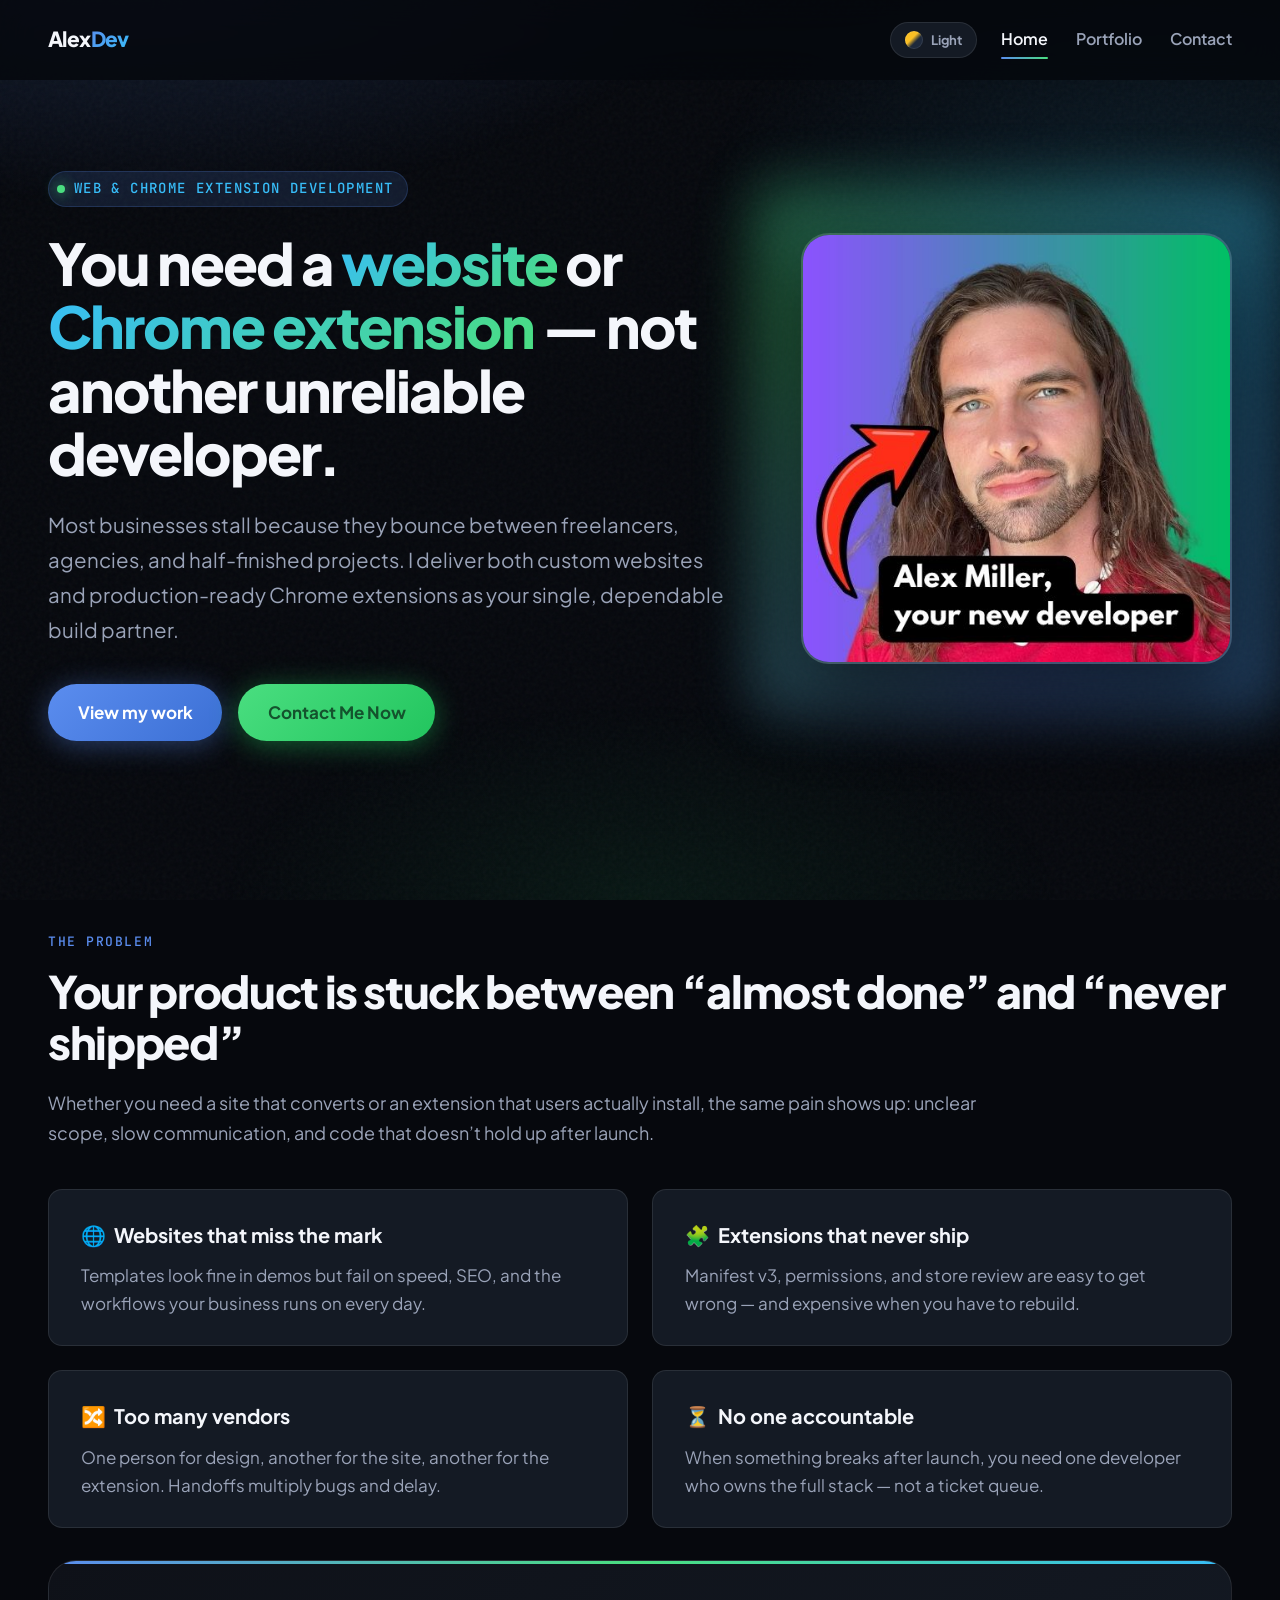
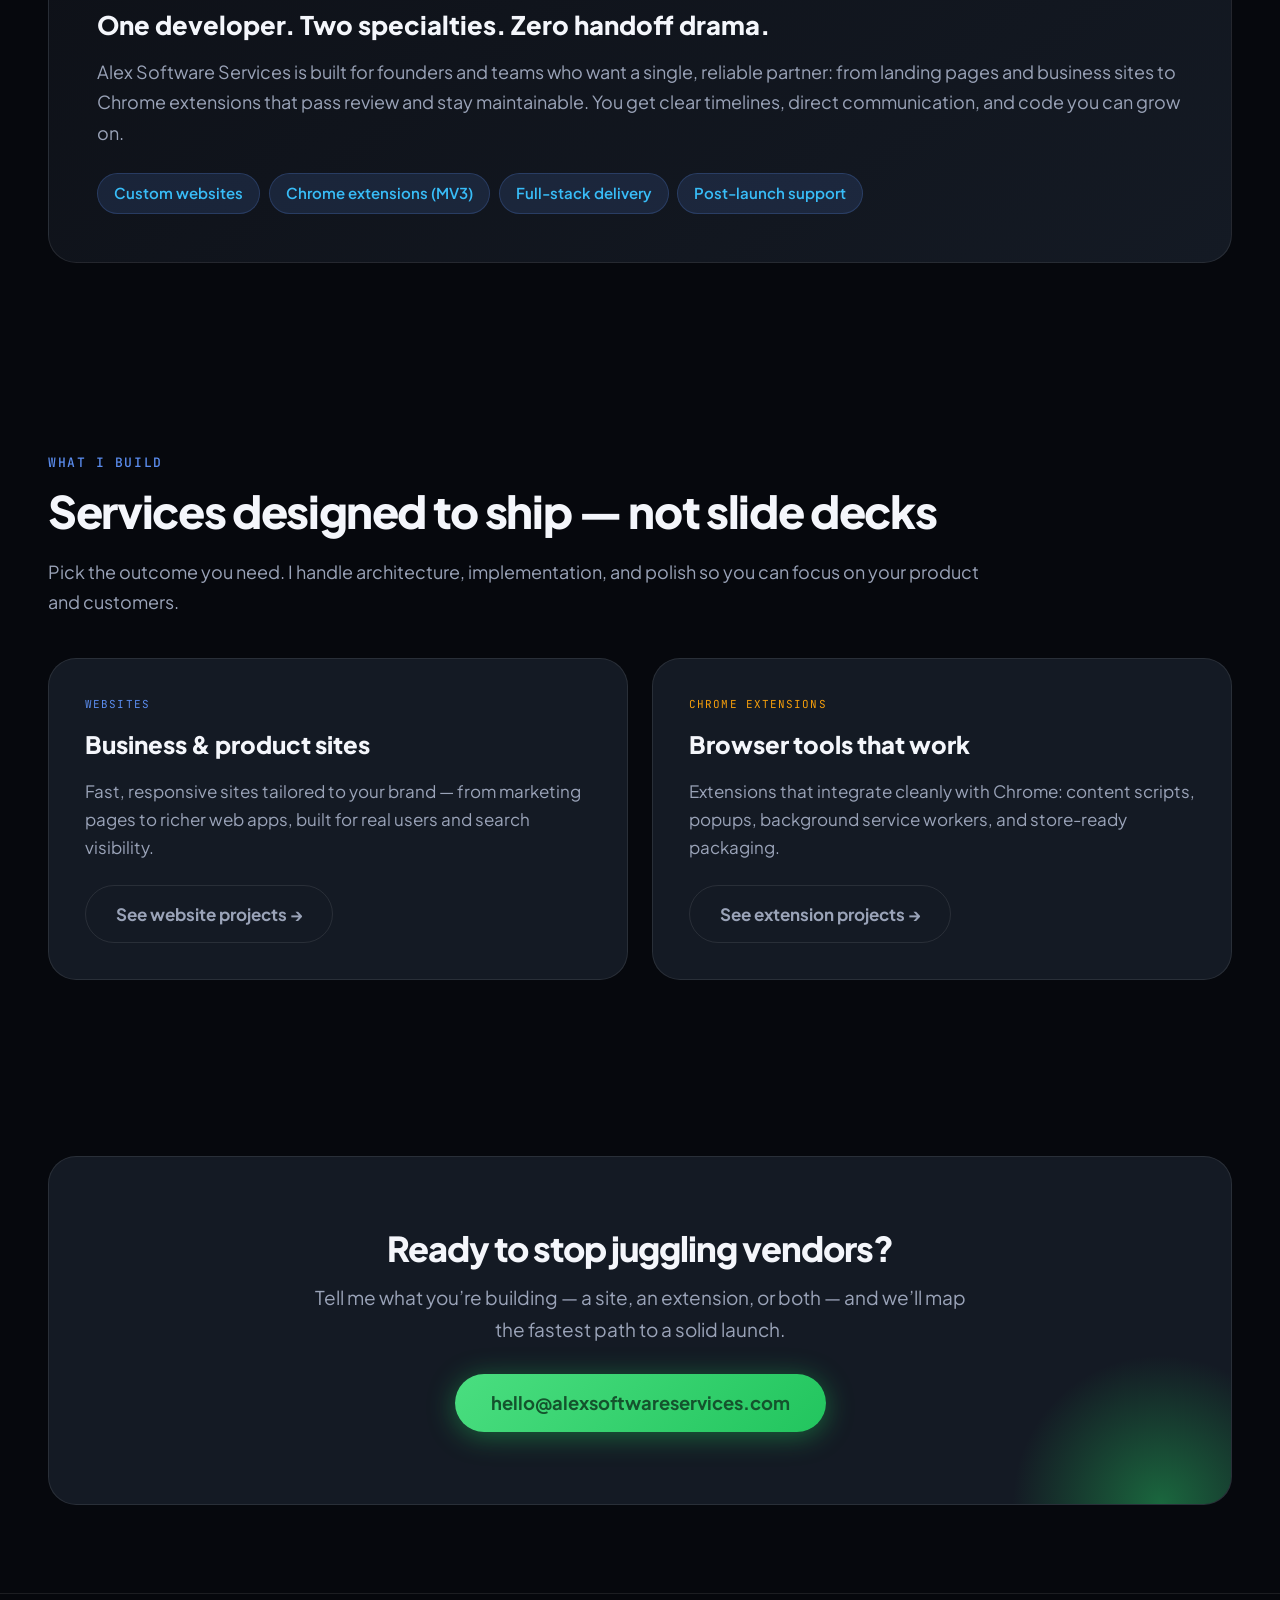
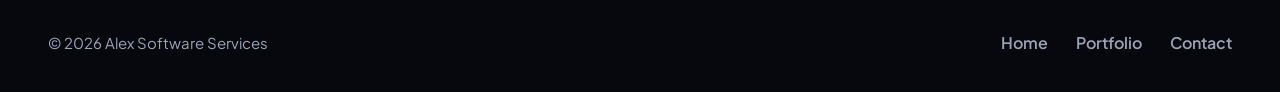
<file: index.html>
<!DOCTYPE html>
<html lang="en">
<head>
  <meta charset="UTF-8">
  <meta name="viewport" content="width=device-width, initial-scale=1.0">
  <meta name="description" content="Alex Software Services — reliable web development and Chrome extension development in one place.">
  <title>Alex Software Services | Web & Chrome Extension Developer</title>
  <script>
    (function () {
      var t = localStorage.getItem("alexdev-theme");
      if (t) document.documentElement.setAttribute("data-theme", t);
    })();
  </script>
  <link rel="preconnect" href="https://fonts.googleapis.com">
  <link rel="preconnect" href="https://fonts.gstatic.com" crossorigin>
  <link href="https://fonts.googleapis.com/css2?family=JetBrains+Mono:wght@400;500&family=Plus+Jakarta+Sans:wght@400;500;600;700;800&display=swap" rel="stylesheet">
  <link rel="stylesheet" href="css/styles.css">
</head>
<body data-page="home">
  <header class="site-header">
    <div class="container header-inner">
      <a href="./" class="logo">Alex<span>Dev</span></a>
      <div class="header-actions">
        <button type="button" class="theme-toggle" aria-label="Toggle light or dark mode" aria-pressed="false">
          <span class="theme-toggle-icon" aria-hidden="true"></span>
          <span class="theme-toggle-label">Light</span>
        </button>
        <nav class="nav" aria-label="Main">
          <a href="./" data-nav="home">Home</a>
          <a href="portfolio.html" data-nav="portfolio">Portfolio</a>
          <a href="contact.html" data-nav="contact">Contact</a>
        </nav>
      </div>
    </div>
  </header>

  <main>
    <section class="hero">
      <div class="container">
        <div class="hero-grid">
          <div class="hero-content reveal">
            <p class="eyebrow">Web & Chrome Extension Development</p>
            <h1>You need a <span class="highlight">website</span> or <span class="highlight">Chrome extension</span> — not another unreliable developer.</h1>
            <p class="hero-lead">
              Most businesses stall because they bounce between freelancers, agencies, and half-finished projects.
              I deliver both custom websites and production-ready Chrome extensions as your single, dependable build partner.
            </p>
            <div class="hero-actions">
              <a href="portfolio.html" class="btn btn-primary">View my work</a>
              <button type="button" class="btn btn-green" data-email-modal>Contact Me Now</button>
            </div>
          </div>
          <div class="hero-media reveal reveal-delay-2">
            <div class="hero-photo-wrap">
              <img
                src="assets/alex-headshot.jpg"
                alt="Alex — web and Chrome extension developer"
                class="hero-photo"
                width="420"
                height="420"
              >
            </div>
          </div>
        </div>
      </div>
    </section>

    <section class="section" id="problem">
      <div class="container">
        <div class="reveal">
          <p class="section-label">The problem</p>
          <h2>Your product is stuck between “almost done” and “never shipped”</h2>
          <p class="section-intro">
            Whether you need a site that converts or an extension that users actually install,
            the same pain shows up: unclear scope, slow communication, and code that doesn’t hold up after launch.
          </p>
        </div>
        <div class="problem-grid">
          <article class="problem-card reveal">
            <h3><span class="icon-badge" aria-hidden="true">🌐</span> Websites that miss the mark</h3>
            <p>Templates look fine in demos but fail on speed, SEO, and the workflows your business runs on every day.</p>
          </article>
          <article class="problem-card reveal reveal-delay-1">
            <h3><span class="icon-badge" aria-hidden="true">🧩</span> Extensions that never ship</h3>
            <p>Manifest v3, permissions, and store review are easy to get wrong — and expensive when you have to rebuild.</p>
          </article>
          <article class="problem-card reveal reveal-delay-1">
            <h3><span class="icon-badge" aria-hidden="true">🔀</span> Too many vendors</h3>
            <p>One person for design, another for the site, another for the extension. Handoffs multiply bugs and delay.</p>
          </article>
          <article class="problem-card reveal reveal-delay-2">
            <h3><span class="icon-badge" aria-hidden="true">⏳</span> No one accountable</h3>
            <p>When something breaks after launch, you need one developer who owns the full stack — not a ticket queue.</p>
          </article>
        </div>

        <div class="solution-panel reveal">
          <h3>One developer. Two specialties. Zero handoff drama.</h3>
          <p>
            Alex Software Services is built for founders and teams who want a single, reliable partner:
            from landing pages and business sites to Chrome extensions that pass review and stay maintainable.
            You get clear timelines, direct communication, and code you can grow on.
          </p>
          <ul class="pill-list">
            <li>Custom websites</li>
            <li>Chrome extensions (MV3)</li>
            <li>Full-stack delivery</li>
            <li>Post-launch support</li>
          </ul>
        </div>
      </div>
    </section>

    <section class="section" id="services">
      <div class="container">
        <div class="reveal">
          <p class="section-label">What I build</p>
          <h2>Services designed to ship — not slide decks</h2>
          <p class="section-intro">
            Pick the outcome you need. I handle architecture, implementation, and polish so you can focus on your product and customers.
          </p>
        </div>
        <div class="services-grid">
          <article class="service-card reveal">
            <p class="tag">Websites</p>
            <h3>Business & product sites</h3>
            <p>Fast, responsive sites tailored to your brand — from marketing pages to richer web apps, built for real users and search visibility.</p>
            <a href="portfolio/websites.html" class="btn btn-ghost">See website projects →</a>
          </article>
          <article class="service-card chrome reveal reveal-delay-1">
            <p class="tag">Chrome extensions</p>
            <h3>Browser tools that work</h3>
            <p>Extensions that integrate cleanly with Chrome: content scripts, popups, background service workers, and store-ready packaging.</p>
            <a href="portfolio/extensions.html" class="btn btn-ghost">See extension projects →</a>
          </article>
        </div>
      </div>
    </section>

    <section class="section" id="contact">
      <div class="container">
        <div class="cta-band reveal">
          <h2>Ready to stop juggling vendors?</h2>
          <p>Tell me what you’re building — a site, an extension, or both — and we’ll map the fastest path to a solid launch.</p>
          <button type="button" class="btn btn-green btn-lg" data-email-modal>hello@alexsoftwareservices.com</button>
        </div>
      </div>
    </section>
  </main>

  <footer class="site-footer">
    <div class="container">
      <p>© <span id="year"></span> Alex Software Services</p>
      <nav class="nav" aria-label="Footer">
        <a href="./">Home</a>
        <a href="portfolio.html">Portfolio</a>
        <a href="contact.html">Contact</a>
      </nav>
    </div>
  </footer>

  <div id="email-modal" class="modal" aria-hidden="true" role="dialog" aria-labelledby="modal-title">
    <div class="modal-backdrop" data-close-modal></div>
    <div class="modal-dialog">
      <button type="button" class="modal-close" data-close-modal aria-label="Close">×</button>
      <p class="modal-eyebrow">Let's build</p>
      <h2 id="modal-title" class="modal-title">Your email client is ready</h2>
      <p class="modal-desc">Copy my address below or paste it into your favorite mail app.</p>
      <div class="modal-email-row">
        <span class="modal-email">hello@alexsoftwareservices.com</span>
        <button type="button" class="btn btn-green modal-copy">Copy to clipboard</button>
      </div>
    </div>
  </div>

  <script>
    document.getElementById("year").textContent = new Date().getFullYear();
  </script>
  <script src="js/main.js"></script>
  <script src="js/site.js"></script>
</body>
</html>
</file>
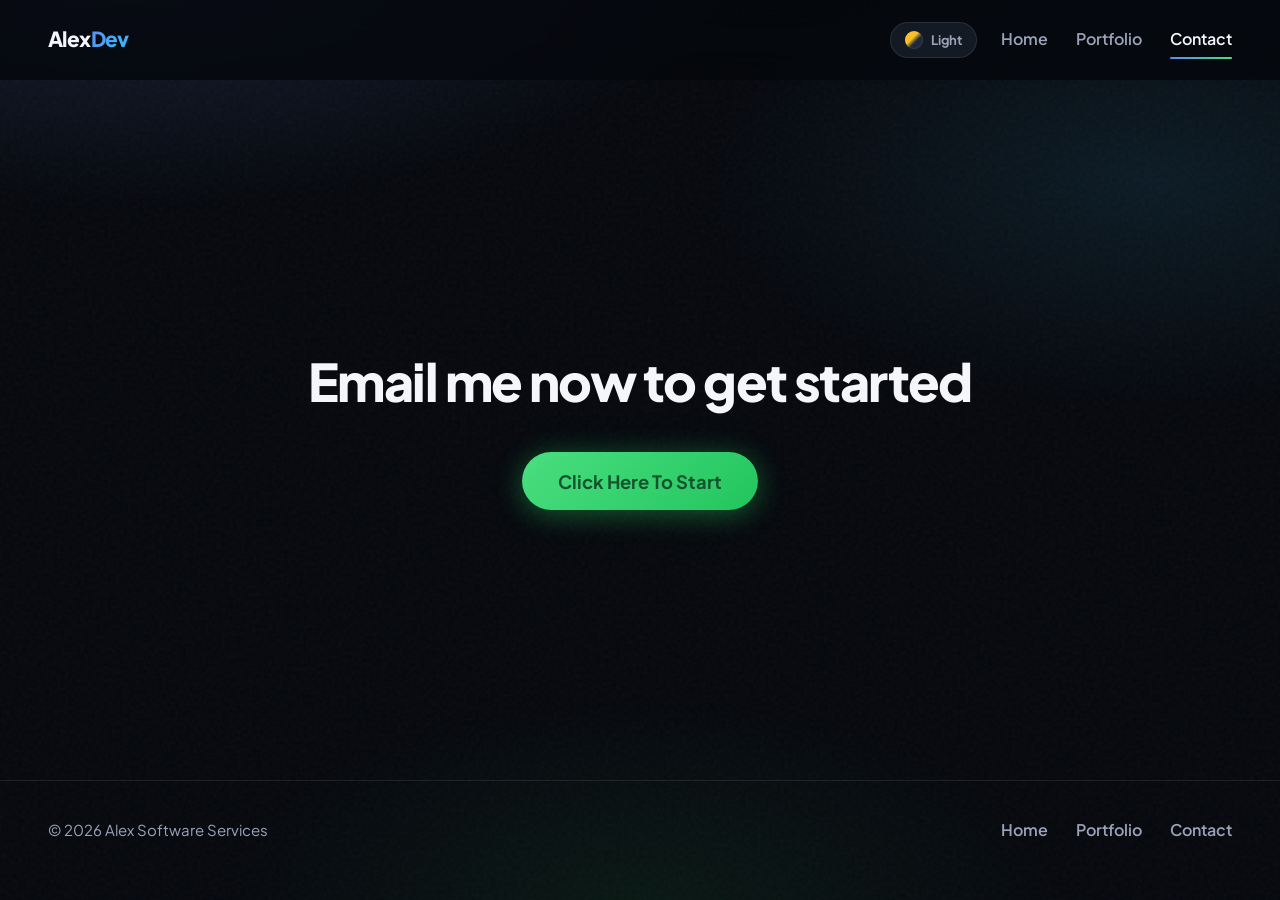
<file: contact.html>
<!DOCTYPE html>
<html lang="en">
<head>
  <meta charset="UTF-8">
  <meta name="viewport" content="width=device-width, initial-scale=1.0">
  <meta name="description" content="Contact Alex Software Services — web and Chrome extension development.">
  <title>Contact | Alex Software Services</title>
  <script>
    (function () {
      var t = localStorage.getItem("alexdev-theme");
      if (t) document.documentElement.setAttribute("data-theme", t);
    })();
  </script>
  <link rel="preconnect" href="https://fonts.googleapis.com">
  <link rel="preconnect" href="https://fonts.gstatic.com" crossorigin>
  <link href="https://fonts.googleapis.com/css2?family=JetBrains+Mono:wght@400;500&family=Plus+Jakarta+Sans:wght@400;500;600;700;800&display=swap" rel="stylesheet">
  <link rel="stylesheet" href="css/styles.css">
</head>
<body data-page="contact">
  <header class="site-header">
    <div class="container header-inner">
      <a href="./" class="logo">Alex<span>Dev</span></a>
      <div class="header-actions">
        <button type="button" class="theme-toggle" aria-label="Toggle light or dark mode" aria-pressed="false">
          <span class="theme-toggle-icon" aria-hidden="true"></span>
          <span class="theme-toggle-label">Light</span>
        </button>
        <nav class="nav" aria-label="Main">
          <a href="./" data-nav="home">Home</a>
          <a href="portfolio.html" data-nav="portfolio">Portfolio</a>
          <a href="contact.html" data-nav="contact">Contact</a>
        </nav>
      </div>
    </div>
  </header>

  <main class="contact-page">
    <div class="container contact-page-inner reveal">
      <h1 class="contact-headline">Email me now to get started</h1>
      <button type="button" class="btn btn-green btn-lg" data-email-modal>Click Here To Start</button>
    </div>
  </main>

  <footer class="site-footer">
    <div class="container">
      <p>© <span id="year"></span> Alex Software Services</p>
      <nav class="nav" aria-label="Footer">
        <a href="./">Home</a>
        <a href="portfolio.html">Portfolio</a>
        <a href="contact.html">Contact</a>
      </nav>
    </div>
  </footer>

  <div id="email-modal" class="modal" aria-hidden="true" role="dialog" aria-labelledby="modal-title">
    <div class="modal-backdrop" data-close-modal></div>
    <div class="modal-dialog">
      <button type="button" class="modal-close" data-close-modal aria-label="Close">×</button>
      <p class="modal-eyebrow">Let's build</p>
      <h2 id="modal-title" class="modal-title">Your email client is ready</h2>
      <p class="modal-desc">Copy my address below or paste it into your favorite mail app.</p>
      <div class="modal-email-row">
        <span class="modal-email">hello@alexsoftwareservices.com</span>
        <button type="button" class="btn btn-green modal-copy">Copy to clipboard</button>
      </div>
    </div>
  </div>

  <script>
    document.getElementById("year").textContent = new Date().getFullYear();
  </script>
  <script src="js/main.js"></script>
  <script src="js/site.js"></script>
</body>
</html>
</file>
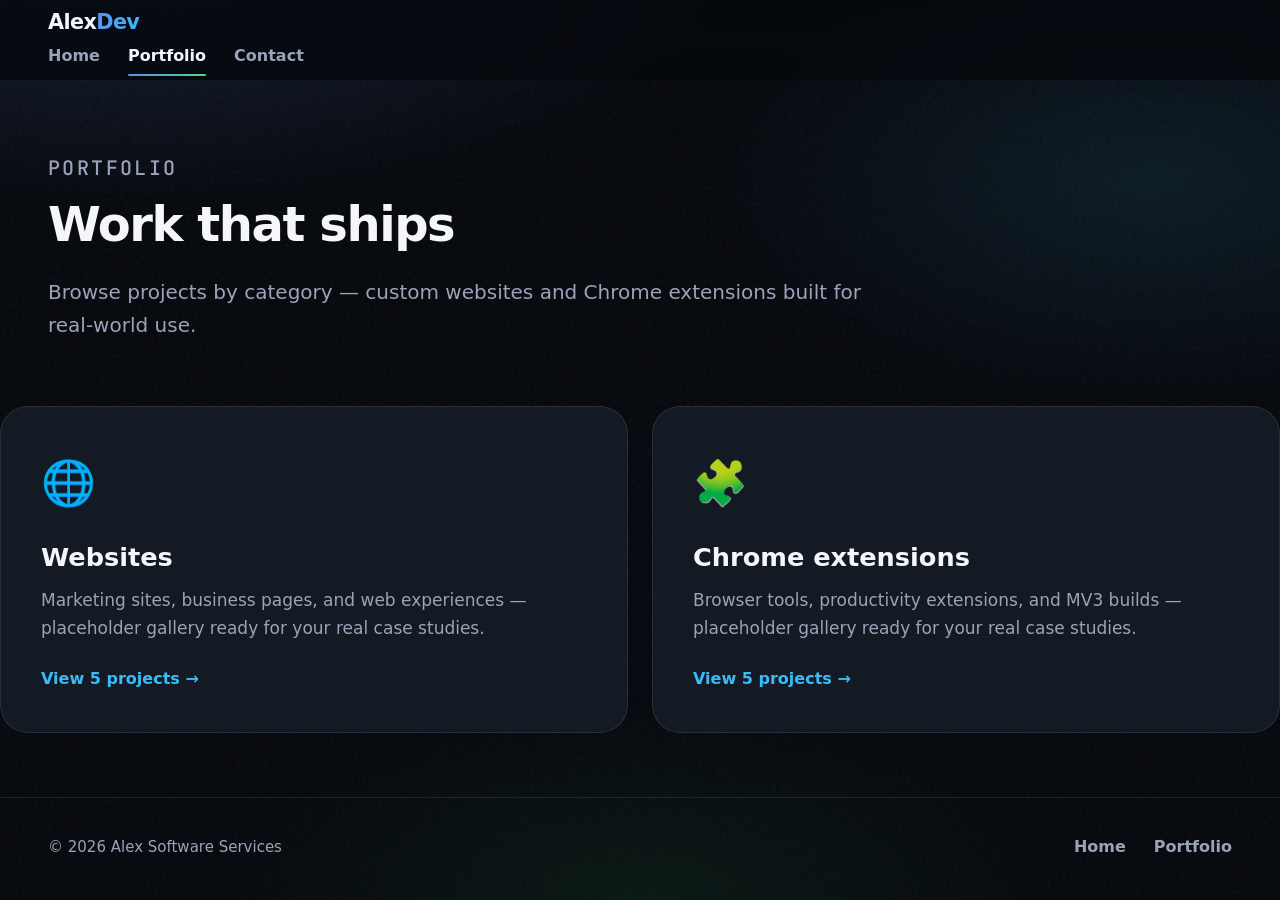
<file: portfolio.html>
<!DOCTYPE html>
<html lang="en">
<head>
  <meta charset="UTF-8">
  <meta name="viewport" content="width=device-width, initial-scale=1.0">
  <meta name="description" content="Portfolio of websites and Chrome extensions by Alex Software Services.">
  <title>Portfolio | Alex Software Services</title>
  <link rel="preconnect" href="https://fonts.googleapis.com">
  <link rel="preconnect" href="https://fonts.gstatic.com" crossorigin>
  <link href="https://fonts.googleapis.com/css2?family=JetBrains+Mono:wght@400;500&family=Outfit:wght@400;500;600;700&display=swap" rel="stylesheet">
  <link rel="stylesheet" href="css/styles.css">
</head>
<body data-page="portfolio">
  <header class="site-header">
    <div class="container">
      <a href="./" class="logo">Alex<span>Dev</span></a>
      <nav class="nav" aria-label="Main">
        <a href="./" data-nav="home">Home</a>
        <a href="portfolio.html" data-nav="portfolio">Portfolio</a>
        <a href="index.html#contact" class="hide-mobile">Contact</a>
      </nav>
    </div>
  </header>

  <main>
    <header class="page-header">
      <div class="container">
        <p class="section-label">Portfolio</p>
        <h1>Work that ships</h1>
        <p>Browse projects by category — custom websites and Chrome extensions built for real-world use.</p>
      </div>
    </header>

    <section class="container category-grid">
      <a href="portfolio/websites.html" class="category-card websites">
        <span class="icon" aria-hidden="true">🌐</span>
        <h2>Websites</h2>
        <p>Marketing sites, business pages, and web experiences — placeholder gallery ready for your real case studies.</p>
        <span class="arrow">View 5 projects →</span>
      </a>
      <a href="portfolio/extensions.html" class="category-card extensions">
        <span class="icon" aria-hidden="true">🧩</span>
        <h2>Chrome extensions</h2>
        <p>Browser tools, productivity extensions, and MV3 builds — placeholder gallery ready for your real case studies.</p>
        <span class="arrow">View 5 projects →</span>
      </a>
    </section>
  </main>

  <footer class="site-footer">
    <div class="container">
      <p>© <span id="year"></span> Alex Software Services</p>
      <nav class="nav" aria-label="Footer">
        <a href="./">Home</a>
        <a href="portfolio.html">Portfolio</a>
      </nav>
    </div>
  </footer>

  <script>
    document.getElementById("year").textContent = new Date().getFullYear();
  </script>
  <script src="js/main.js"></script>
</body>
</html>
</file>
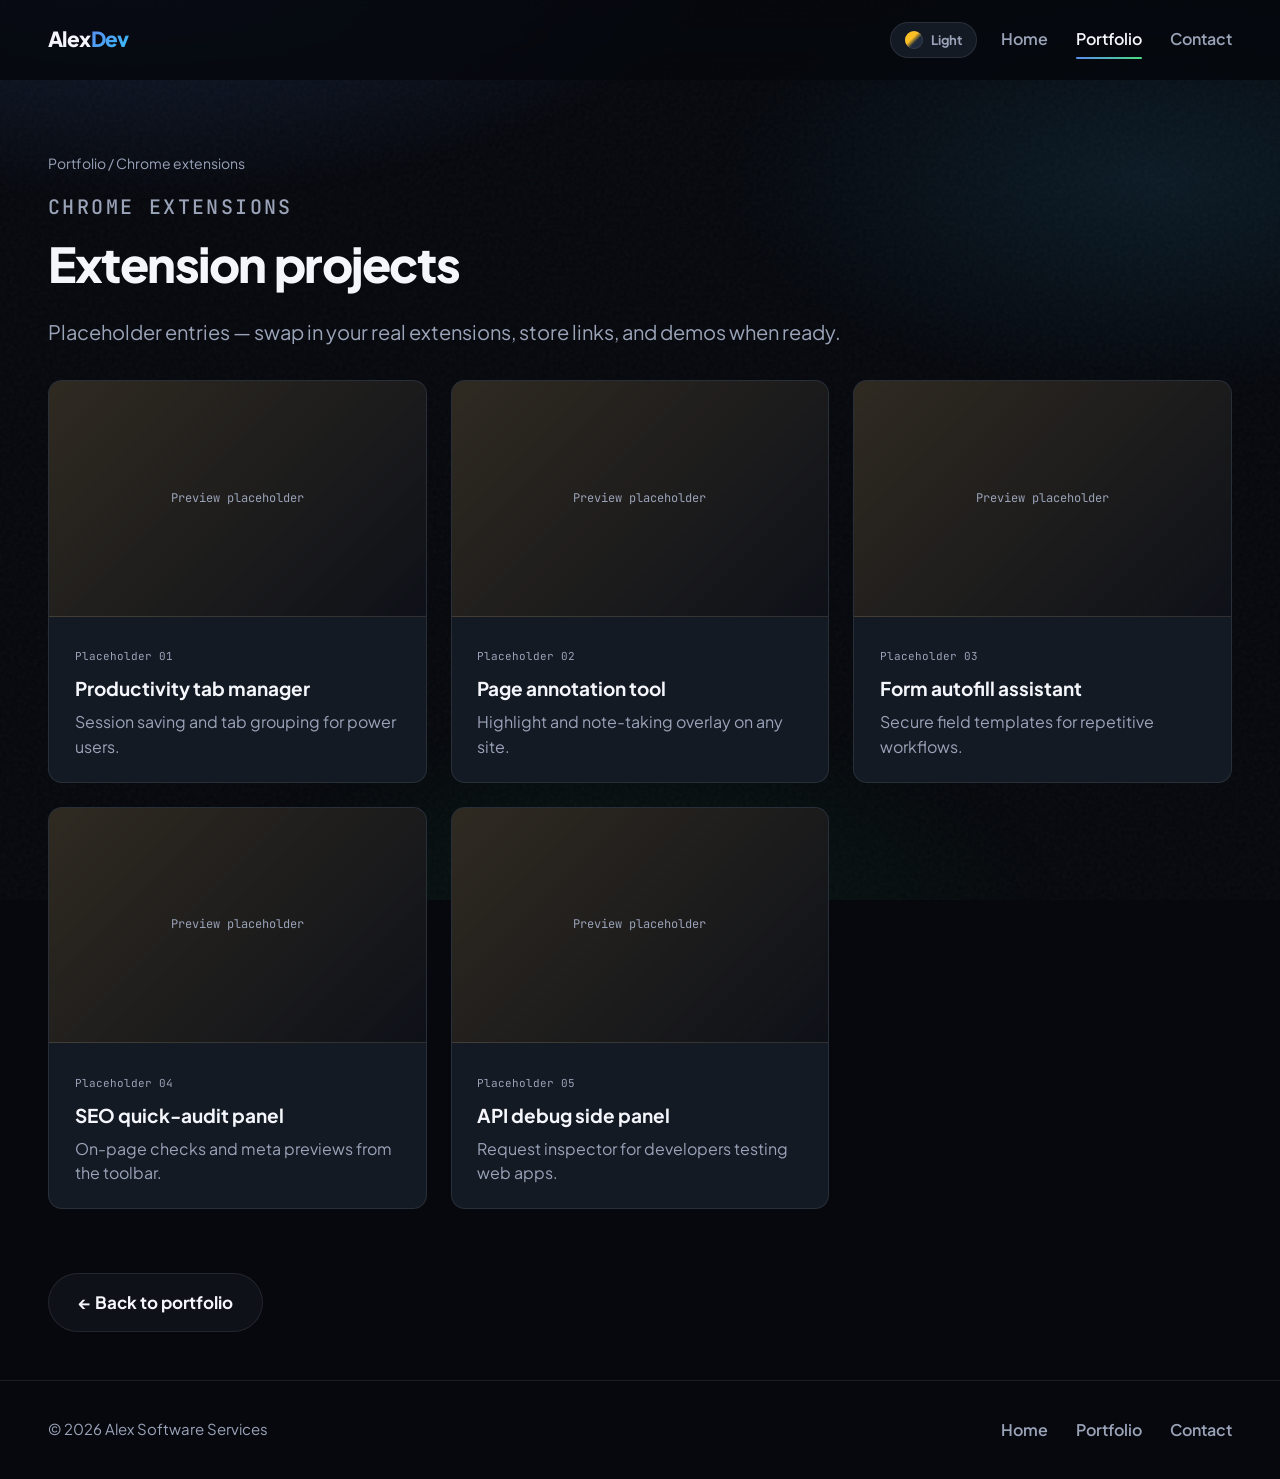
<file: portfolio/extensions.html>
<!DOCTYPE html>
<html lang="en">
<head>
  <meta charset="UTF-8">
  <meta name="viewport" content="width=device-width, initial-scale=1.0">
  <meta name="description" content="Chrome extension portfolio — Alex Software Services.">
  <title>Chrome Extension Portfolio | Alex Software Services</title>
  <script>
    (function () {
      var t = localStorage.getItem("alexdev-theme");
      if (t) document.documentElement.setAttribute("data-theme", t);
    })();
  </script>
  <link rel="preconnect" href="https://fonts.googleapis.com">
  <link rel="preconnect" href="https://fonts.gstatic.com" crossorigin>
  <link href="https://fonts.googleapis.com/css2?family=JetBrains+Mono:wght@400;500&family=Plus+Jakarta+Sans:wght@400;500;600;700;800&display=swap" rel="stylesheet">
  <link rel="stylesheet" href="../css/styles.css">
</head>
<body data-page="portfolio">
  <header class="site-header">
    <div class="container header-inner">
      <a href="../" class="logo">Alex<span>Dev</span></a>
      <div class="header-actions">
        <button type="button" class="theme-toggle" aria-label="Toggle light or dark mode" aria-pressed="false">
          <span class="theme-toggle-icon" aria-hidden="true"></span>
          <span class="theme-toggle-label">Light</span>
        </button>
        <nav class="nav" aria-label="Main">
          <a href="../" data-nav="home">Home</a>
          <a href="../portfolio.html" data-nav="portfolio">Portfolio</a>
          <a href="../contact.html" data-nav="contact">Contact</a>
        </nav>
      </div>
    </div>
  </header>

  <main>
    <header class="page-header">
      <div class="container reveal">
        <nav class="breadcrumb" aria-label="Breadcrumb">
          <a href="../portfolio.html">Portfolio</a>
          <span>/</span>
          <span aria-current="page">Chrome extensions</span>
        </nav>
        <p class="section-label">Chrome extensions</p>
        <h1>Extension projects</h1>
        <p>Placeholder entries — swap in your real extensions, store links, and demos when ready.</p>
      </div>
    </header>

    <section class="container portfolio-grid">
      <article class="project-card extensions reveal">
        <div class="project-thumb">Preview placeholder</div>
        <div class="project-body">
          <span class="project-tag">Placeholder 01</span>
          <h3>Productivity tab manager</h3>
          <p>Session saving and tab grouping for power users.</p>
        </div>
      </article>
      <article class="project-card extensions reveal reveal-delay-1">
        <div class="project-thumb">Preview placeholder</div>
        <div class="project-body">
          <span class="project-tag">Placeholder 02</span>
          <h3>Page annotation tool</h3>
          <p>Highlight and note-taking overlay on any site.</p>
        </div>
      </article>
      <article class="project-card extensions reveal reveal-delay-1">
        <div class="project-thumb">Preview placeholder</div>
        <div class="project-body">
          <span class="project-tag">Placeholder 03</span>
          <h3>Form autofill assistant</h3>
          <p>Secure field templates for repetitive workflows.</p>
        </div>
      </article>
      <article class="project-card extensions reveal reveal-delay-2">
        <div class="project-thumb">Preview placeholder</div>
        <div class="project-body">
          <span class="project-tag">Placeholder 04</span>
          <h3>SEO quick-audit panel</h3>
          <p>On-page checks and meta previews from the toolbar.</p>
        </div>
      </article>
      <article class="project-card extensions reveal reveal-delay-2">
        <div class="project-thumb">Preview placeholder</div>
        <div class="project-body">
          <span class="project-tag">Placeholder 05</span>
          <h3>API debug side panel</h3>
          <p>Request inspector for developers testing web apps.</p>
        </div>
      </article>
    </section>

    <div class="container" style="padding-bottom: 3rem;">
      <a href="../portfolio.html" class="btn btn-secondary reveal">← Back to portfolio</a>
    </div>
  </main>

  <footer class="site-footer">
    <div class="container">
      <p>© <span id="year"></span> Alex Software Services</p>
      <nav class="nav" aria-label="Footer">
        <a href="../">Home</a>
        <a href="../portfolio.html">Portfolio</a>
        <a href="../contact.html">Contact</a>
      </nav>
    </div>
  </footer>

  <div id="email-modal" class="modal" aria-hidden="true" role="dialog" aria-labelledby="modal-title">
    <div class="modal-backdrop" data-close-modal></div>
    <div class="modal-dialog">
      <button type="button" class="modal-close" data-close-modal aria-label="Close">×</button>
      <p class="modal-eyebrow">Let's build</p>
      <h2 id="modal-title" class="modal-title">Your email client is ready</h2>
      <p class="modal-desc">Copy my address below or paste it into your favorite mail app.</p>
      <div class="modal-email-row">
        <span class="modal-email">hello@alexsoftwareservices.com</span>
        <button type="button" class="btn btn-green modal-copy">Copy to clipboard</button>
      </div>
    </div>
  </div>

  <script>
    document.getElementById("year").textContent = new Date().getFullYear();
  </script>
  <script src="../js/main.js"></script>
  <script src="../js/site.js"></script>
</body>
</html>
</file>
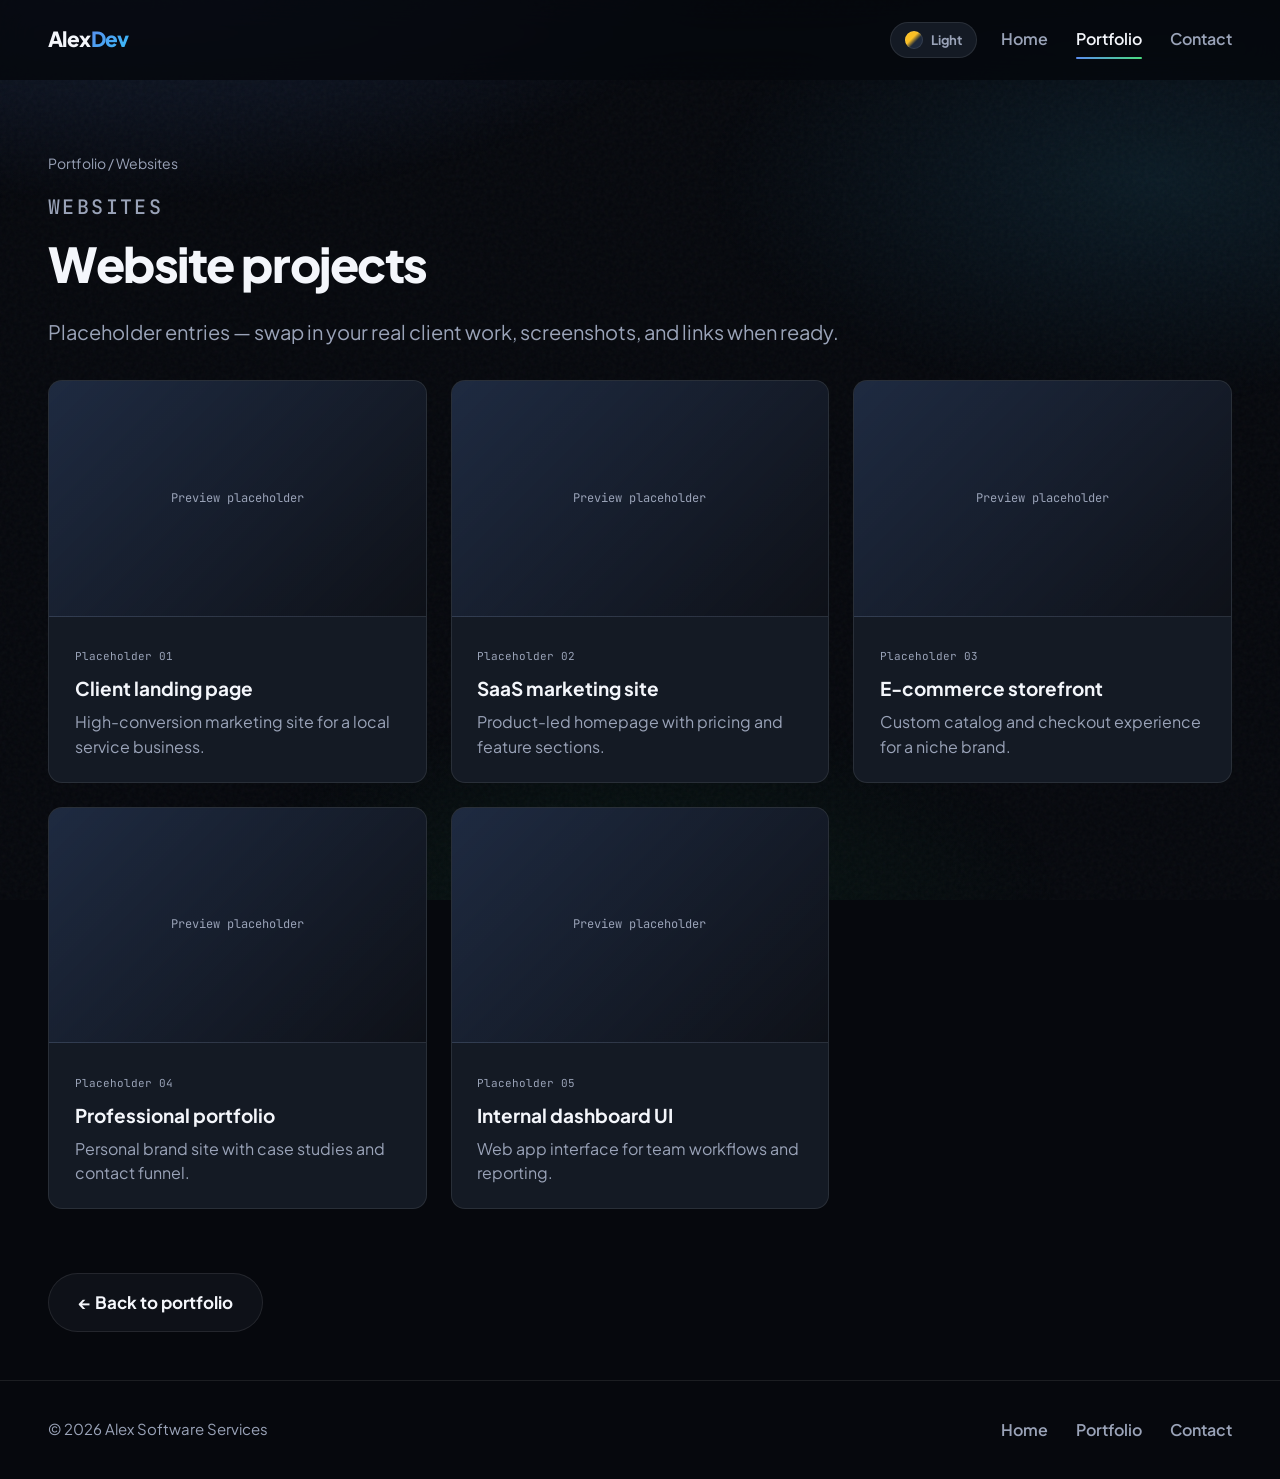
<file: portfolio/websites.html>
<!DOCTYPE html>
<html lang="en">
<head>
  <meta charset="UTF-8">
  <meta name="viewport" content="width=device-width, initial-scale=1.0">
  <meta name="description" content="Website portfolio — Alex Software Services.">
  <title>Website Portfolio | Alex Software Services</title>
  <script>
    (function () {
      var t = localStorage.getItem("alexdev-theme");
      if (t) document.documentElement.setAttribute("data-theme", t);
    })();
  </script>
  <link rel="preconnect" href="https://fonts.googleapis.com">
  <link rel="preconnect" href="https://fonts.gstatic.com" crossorigin>
  <link href="https://fonts.googleapis.com/css2?family=JetBrains+Mono:wght@400;500&family=Plus+Jakarta+Sans:wght@400;500;600;700;800&display=swap" rel="stylesheet">
  <link rel="stylesheet" href="../css/styles.css">
</head>
<body data-page="portfolio">
  <header class="site-header">
    <div class="container header-inner">
      <a href="../" class="logo">Alex<span>Dev</span></a>
      <div class="header-actions">
        <button type="button" class="theme-toggle" aria-label="Toggle light or dark mode" aria-pressed="false">
          <span class="theme-toggle-icon" aria-hidden="true"></span>
          <span class="theme-toggle-label">Light</span>
        </button>
        <nav class="nav" aria-label="Main">
          <a href="../" data-nav="home">Home</a>
          <a href="../portfolio.html" data-nav="portfolio">Portfolio</a>
          <a href="../contact.html" data-nav="contact">Contact</a>
        </nav>
      </div>
    </div>
  </header>

  <main>
    <header class="page-header">
      <div class="container reveal">
        <nav class="breadcrumb" aria-label="Breadcrumb">
          <a href="../portfolio.html">Portfolio</a>
          <span>/</span>
          <span aria-current="page">Websites</span>
        </nav>
        <p class="section-label">Websites</p>
        <h1>Website projects</h1>
        <p>Placeholder entries — swap in your real client work, screenshots, and links when ready.</p>
      </div>
    </header>

    <section class="container portfolio-grid">
      <article class="project-card websites reveal">
        <div class="project-thumb">Preview placeholder</div>
        <div class="project-body">
          <span class="project-tag">Placeholder 01</span>
          <h3>Client landing page</h3>
          <p>High-conversion marketing site for a local service business.</p>
        </div>
      </article>
      <article class="project-card websites reveal reveal-delay-1">
        <div class="project-thumb">Preview placeholder</div>
        <div class="project-body">
          <span class="project-tag">Placeholder 02</span>
          <h3>SaaS marketing site</h3>
          <p>Product-led homepage with pricing and feature sections.</p>
        </div>
      </article>
      <article class="project-card websites reveal reveal-delay-1">
        <div class="project-thumb">Preview placeholder</div>
        <div class="project-body">
          <span class="project-tag">Placeholder 03</span>
          <h3>E-commerce storefront</h3>
          <p>Custom catalog and checkout experience for a niche brand.</p>
        </div>
      </article>
      <article class="project-card websites reveal reveal-delay-2">
        <div class="project-thumb">Preview placeholder</div>
        <div class="project-body">
          <span class="project-tag">Placeholder 04</span>
          <h3>Professional portfolio</h3>
          <p>Personal brand site with case studies and contact funnel.</p>
        </div>
      </article>
      <article class="project-card websites reveal reveal-delay-2">
        <div class="project-thumb">Preview placeholder</div>
        <div class="project-body">
          <span class="project-tag">Placeholder 05</span>
          <h3>Internal dashboard UI</h3>
          <p>Web app interface for team workflows and reporting.</p>
        </div>
      </article>
    </section>

    <div class="container" style="padding-bottom: 3rem;">
      <a href="../portfolio.html" class="btn btn-secondary reveal">← Back to portfolio</a>
    </div>
  </main>

  <footer class="site-footer">
    <div class="container">
      <p>© <span id="year"></span> Alex Software Services</p>
      <nav class="nav" aria-label="Footer">
        <a href="../">Home</a>
        <a href="../portfolio.html">Portfolio</a>
        <a href="../contact.html">Contact</a>
      </nav>
    </div>
  </footer>

  <div id="email-modal" class="modal" aria-hidden="true" role="dialog" aria-labelledby="modal-title">
    <div class="modal-backdrop" data-close-modal></div>
    <div class="modal-dialog">
      <button type="button" class="modal-close" data-close-modal aria-label="Close">×</button>
      <p class="modal-eyebrow">Let's build</p>
      <h2 id="modal-title" class="modal-title">Your email client is ready</h2>
      <p class="modal-desc">Copy my address below or paste it into your favorite mail app.</p>
      <div class="modal-email-row">
        <span class="modal-email">hello@alexsoftwareservices.com</span>
        <button type="button" class="btn btn-green modal-copy">Copy to clipboard</button>
      </div>
    </div>
  </div>

  <script>
    document.getElementById("year").textContent = new Date().getFullYear();
  </script>
  <script src="../js/main.js"></script>
  <script src="../js/site.js"></script>
</body>
</html>
</file>
<file: css/styles.css>
/* Alex Software Services — premium static site */

/* —— Dark theme (default) —— */
:root,
[data-theme="dark"] {
  --bg: #06080d;
  --bg-elevated: #0e1118;
  --bg-card: #141a24;
  --bg-card-hover: #1a2230;
  --border: rgba(255, 255, 255, 0.09);
  --border-strong: rgba(255, 255, 255, 0.14);
  --text: #f4f6fb;
  --text-muted: #9aa3b8;
  --accent: #5b8def;
  --accent-2: #38bdf8;
  --accent-soft: rgba(91, 141, 239, 0.14);
  --chrome: #f59e0b;
  --chrome-soft: rgba(245, 158, 11, 0.12);
  --green: #22c55e;
  --green-bright: #4ade80;
  --green-dark: #14532d;
  --green-glow: rgba(34, 197, 94, 0.45);
  --shadow: rgba(0, 0, 0, 0.5);
  --header-bg: rgba(6, 8, 13, 0.82);
  --mesh-1: rgba(91, 141, 239, 0.2);
  --mesh-2: rgba(34, 197, 94, 0.08);
  --mesh-3: rgba(56, 189, 248, 0.1);
  --grain-opacity: 0.04;
}

/* —— Light theme —— */
[data-theme="light"] {
  --bg: #f6f8fc;
  --bg-elevated: #ffffff;
  --bg-card: #ffffff;
  --bg-card-hover: #f0f4fa;
  --border: rgba(15, 23, 42, 0.1);
  --border-strong: rgba(15, 23, 42, 0.16);
  --text: #0f172a;
  --text-muted: #475569;
  --accent: #2563eb;
  --accent-2: #0284c7;
  --accent-soft: rgba(37, 99, 235, 0.1);
  --chrome: #d97706;
  --chrome-soft: rgba(217, 119, 6, 0.1);
  --green: #16a34a;
  --green-bright: #22c55e;
  --green-dark: #052e16;
  --green-glow: rgba(22, 163, 74, 0.35);
  --shadow: rgba(15, 23, 42, 0.12);
  --header-bg: rgba(246, 248, 252, 0.88);
  --mesh-1: rgba(37, 99, 235, 0.12);
  --mesh-2: rgba(22, 163, 74, 0.08);
  --mesh-3: rgba(2, 132, 199, 0.08);
  --grain-opacity: 0.03;
}

:root {
  --radius: 14px;
  --radius-lg: 22px;
  --radius-xl: 28px;
  --font-sans: "Plus Jakarta Sans", system-ui, sans-serif;
  --font-mono: "JetBrains Mono", ui-monospace, monospace;
  --page-padding: clamp(1.25rem, 4vw, 3rem);
  --max-width: 1440px;
  --header-h: 80px;
  --ease-out: cubic-bezier(0.22, 1, 0.36, 1);
  --ease-spring: cubic-bezier(0.34, 1.56, 0.64, 1);
}

*,
*::before,
*::after {
  box-sizing: border-box;
}

html {
  scroll-behavior: smooth;
}

body {
  margin: 0;
  font-family: var(--font-sans);
  font-size: 1.125rem;
  line-height: 1.65;
  color: var(--text);
  background: var(--bg);
  min-height: 100vh;
  transition: background 0.4s ease, color 0.4s ease;
}

/* Ambient background */
body::before {
  content: "";
  position: fixed;
  inset: 0;
  background:
    radial-gradient(ellipse 90% 60% at 10% -10%, var(--mesh-1), transparent 55%),
    radial-gradient(ellipse 70% 50% at 90% 20%, var(--mesh-3), transparent 50%),
    radial-gradient(ellipse 60% 40% at 50% 100%, var(--mesh-2), transparent 55%);
  pointer-events: none;
  z-index: -2;
  transition: opacity 0.4s ease;
}

body::after {
  content: "";
  position: fixed;
  inset: 0;
  opacity: var(--grain-opacity);
  background-image: url("data:image/svg+xml,%3Csvg viewBox='0 0 256 256' xmlns='http://www.w3.org/2000/svg'%3E%3Cfilter id='n'%3E%3CfeTurbulence type='fractalNoise' baseFrequency='0.9' numOctaves='4' stitchTiles='stitch'/%3E%3C/filter%3E%3Crect width='100%25' height='100%25' filter='url(%23n)'/%3E%3C/svg%3E");
  pointer-events: none;
  z-index: -1;
}

img {
  max-width: 100%;
  height: auto;
  display: block;
}

a {
  color: var(--accent-2);
  text-decoration: none;
  transition: color 0.2s ease;
}

a:hover {
  color: var(--accent);
}

.container {
  width: 100%;
  max-width: var(--max-width);
  margin-inline: auto;
  padding-inline: var(--page-padding);
}

main {
  width: 100%;
}

/* —— Header —— */
.site-header {
  position: sticky;
  top: 0;
  z-index: 200;
  height: var(--header-h);
  display: flex;
  align-items: center;
  border-bottom: 1px solid transparent;
  background: var(--header-bg);
  backdrop-filter: blur(16px) saturate(1.2);
  transition: border-color 0.3s ease, box-shadow 0.3s ease, background 0.4s ease;
}

.site-header.is-scrolled {
  border-color: var(--border);
  box-shadow: 0 8px 32px var(--shadow);
}

.header-inner {
  display: flex;
  align-items: center;
  justify-content: space-between;
  gap: 1.5rem;
  width: 100%;
}

.logo {
  font-weight: 800;
  font-size: 1.3rem;
  color: var(--text);
  letter-spacing: -0.03em;
  transition: transform 0.3s var(--ease-out);
}

.logo:hover {
  color: var(--text);
  transform: scale(1.02);
}

.logo span {
  background: linear-gradient(135deg, var(--accent), var(--accent-2));
  -webkit-background-clip: text;
  -webkit-text-fill-color: transparent;
  background-clip: text;
}

.header-actions {
  display: flex;
  align-items: center;
  gap: clamp(0.75rem, 2vw, 1.5rem);
}

.nav {
  display: flex;
  align-items: center;
  gap: clamp(1rem, 2.5vw, 1.75rem);
}

.nav a {
  color: var(--text-muted);
  font-size: 1rem;
  font-weight: 600;
  position: relative;
  padding: 0.25rem 0;
}

.nav a::after {
  content: "";
  position: absolute;
  left: 0;
  bottom: -2px;
  width: 0;
  height: 2px;
  background: linear-gradient(90deg, var(--accent), var(--green-bright));
  border-radius: 2px;
  transition: width 0.3s var(--ease-out);
}

.nav a:hover,
.nav a.active {
  color: var(--text);
}

.nav a:hover::after,
.nav a.active::after {
  width: 100%;
}

/* Theme toggle */
.theme-toggle {
  display: inline-flex;
  align-items: center;
  gap: 0.45rem;
  padding: 0.5rem 0.9rem;
  font-family: inherit;
  font-size: 0.8125rem;
  font-weight: 700;
  color: var(--text-muted);
  background: var(--bg-card);
  border: 1px solid var(--border);
  border-radius: 999px;
  cursor: pointer;
  transition: border-color 0.25s ease, color 0.25s ease, transform 0.25s var(--ease-out), box-shadow 0.25s ease;
}

.theme-toggle:hover {
  color: var(--text);
  border-color: var(--border-strong);
  transform: translateY(-1px);
  box-shadow: 0 4px 16px var(--shadow);
}

.theme-toggle-icon {
  width: 18px;
  height: 18px;
  border-radius: 50%;
  background: linear-gradient(135deg, #fbbf24 40%, #1e293b 60%);
  box-shadow: inset 0 0 0 1px var(--border);
}

[data-theme="light"] .theme-toggle-icon {
  background: linear-gradient(135deg, #fde68a 30%, #38bdf8 70%);
}

/* —— Buttons —— */
.btn {
  display: inline-flex;
  align-items: center;
  justify-content: center;
  gap: 0.5rem;
  padding: 0.9rem 1.85rem;
  font-family: inherit;
  font-size: 1.0625rem;
  font-weight: 700;
  border-radius: 999px;
  border: none;
  cursor: pointer;
  text-decoration: none;
  transition:
    transform 0.25s var(--ease-out),
    box-shadow 0.3s ease,
    background 0.3s ease,
    color 0.2s ease;
}

.btn:active {
  transform: scale(0.98);
}

.btn-primary {
  background: linear-gradient(135deg, var(--accent), #3b6fd4);
  color: #fff;
  box-shadow: 0 4px 28px rgba(91, 141, 239, 0.4);
}

.btn-primary:hover {
  color: #fff;
  transform: translateY(-2px);
  box-shadow: 0 10px 40px rgba(91, 141, 239, 0.5);
}

.btn-green {
  background: linear-gradient(135deg, var(--green-bright), var(--green));
  color: var(--green-dark);
  box-shadow: 0 4px 28px var(--green-glow);
  position: relative;
  overflow: hidden;
}

.btn-green::before {
  content: "";
  position: absolute;
  inset: 0;
  background: linear-gradient(
    105deg,
    transparent 40%,
    rgba(255, 255, 255, 0.35) 50%,
    transparent 60%
  );
  transform: translateX(-120%);
  transition: transform 0.6s ease;
}

.btn-green:hover {
  color: var(--green-dark);
  transform: translateY(-2px);
  box-shadow: 0 12px 44px var(--green-glow);
}

.btn-green:hover::before {
  transform: translateX(120%);
}

.btn-lg {
  padding: 1.1rem 2.25rem;
  font-size: 1.15rem;
}

.btn-secondary {
  background: var(--bg-elevated);
  color: var(--text);
  border: 1px solid var(--border);
}

.btn-secondary:hover {
  color: var(--text);
  border-color: var(--border-strong);
  transform: translateY(-2px);
  box-shadow: 0 8px 24px var(--shadow);
}

.btn-ghost {
  background: transparent;
  color: var(--text-muted);
  border: 1px solid var(--border);
}

.btn-ghost:hover {
  color: var(--text);
  border-color: var(--border-strong);
  background: var(--bg-card);
}

/* —— Scroll reveal —— */
.reveal {
  opacity: 0;
  transform: translateY(28px);
  transition:
    opacity 0.7s var(--ease-out),
    transform 0.7s var(--ease-out);
}

.reveal.is-visible {
  opacity: 1;
  transform: translateY(0);
}

.reveal-delay-1 { transition-delay: 0.08s; }
.reveal-delay-2 { transition-delay: 0.16s; }
.reveal-delay-3 { transition-delay: 0.24s; }

/* —— Hero —— */
.hero {
  padding: clamp(2.5rem, 6vw, 5.5rem) 0 clamp(3rem, 7vw, 6.5rem);
  position: relative;
}

.hero-grid {
  display: grid;
  gap: clamp(2rem, 4vw, 3.5rem);
  align-items: center;
  width: 100%;
}

@media (min-width: 768px) {
  .hero-grid {
    grid-template-columns: minmax(0, 1.15fr) minmax(280px, 0.85fr);
    gap: clamp(2.5rem, 5vw, 4.5rem);
  }
}

@media (min-width: 1100px) {
  .hero-grid {
    grid-template-columns: minmax(0, 1.2fr) minmax(320px, 0.75fr);
  }
}

.hero-content {
  min-width: 0;
}

.hero-media {
  display: flex;
  justify-content: center;
  width: 100%;
}

@media (min-width: 768px) {
  .hero-media {
    justify-content: flex-end;
  }
}

.eyebrow {
  display: inline-flex;
  align-items: center;
  gap: 0.55rem;
  font-family: var(--font-mono);
  font-size: 0.875rem;
  font-weight: 500;
  color: var(--accent-2);
  text-transform: uppercase;
  letter-spacing: 0.1em;
  margin-bottom: 1.5rem;
  padding: 0.35rem 0.85rem 0.35rem 0.5rem;
  background: var(--accent-soft);
  border: 1px solid rgba(91, 141, 239, 0.2);
  border-radius: 999px;
  animation: pulse-glow 3s ease-in-out infinite;
}

@keyframes pulse-glow {
  0%, 100% { box-shadow: 0 0 0 0 transparent; }
  50% { box-shadow: 0 0 20px rgba(91, 141, 239, 0.15); }
}

.eyebrow::before {
  content: "";
  width: 8px;
  height: 8px;
  border-radius: 50%;
  background: var(--green-bright);
  box-shadow: 0 0 14px var(--green-bright);
  animation: blink 2s ease-in-out infinite;
}

@keyframes blink {
  0%, 100% { opacity: 1; }
  50% { opacity: 0.5; }
}

.hero h1 {
  font-size: clamp(2.5rem, 4.5vw, 3.85rem);
  font-weight: 800;
  line-height: 1.1;
  letter-spacing: -0.035em;
  margin: 0 0 1.5rem;
}

.hero h1 .highlight {
  background: linear-gradient(135deg, var(--accent-2), var(--green-bright));
  -webkit-background-clip: text;
  -webkit-text-fill-color: transparent;
  background-clip: text;
}

.hero-lead {
  font-size: clamp(1.1875rem, 1.6vw, 1.4375rem);
  line-height: 1.7;
  color: var(--text-muted);
  margin: 0 0 2.25rem;
}

.hero-actions {
  display: flex;
  flex-wrap: wrap;
  gap: 1rem;
}

.hero-photo-wrap {
  position: relative;
  width: 100%;
  max-width: min(100%, 440px);
}

.hero-photo-wrap::before {
  content: "";
  position: absolute;
  inset: -12%;
  background: conic-gradient(from 180deg, var(--accent), var(--green-bright), var(--accent-2), var(--accent));
  border-radius: var(--radius-xl);
  opacity: 0.35;
  filter: blur(28px);
  animation: rotate-glow 12s linear infinite;
  z-index: 0;
}

@keyframes rotate-glow {
  to { transform: rotate(360deg); }
}

.hero-photo {
  position: relative;
  z-index: 1;
  width: 100%;
  aspect-ratio: 1;
  border-radius: var(--radius-xl);
  object-fit: cover;
  border: 2px solid var(--border-strong);
  box-shadow: 0 32px 80px var(--shadow);
  transition: transform 0.5s var(--ease-out);
}

.hero-photo-wrap:hover .hero-photo {
  transform: scale(1.02) translateY(-4px);
}

/* —— Sections —— */
.section {
  padding: clamp(3.5rem, 8vw, 5.5rem) 0;
}

.section-label {
  font-family: var(--font-mono);
  font-size: 0.8125rem;
  font-weight: 500;
  color: var(--accent);
  text-transform: uppercase;
  letter-spacing: 0.12em;
  margin-bottom: 0.75rem;
}

.section h2 {
  font-size: clamp(2rem, 3.5vw, 2.85rem);
  font-weight: 800;
  letter-spacing: -0.03em;
  margin: 0 0 1.25rem;
  line-height: 1.15;
}

.section-intro {
  font-size: clamp(1.125rem, 1.4vw, 1.3125rem);
  line-height: 1.7;
  color: var(--text-muted);
  max-width: 72ch;
  margin: 0 0 2.5rem;
}

.problem-grid {
  display: grid;
  gap: 1.25rem;
}

@media (min-width: 700px) {
  .problem-grid {
    grid-template-columns: repeat(2, 1fr);
  }
}

.problem-card {
  background: var(--bg-card);
  border: 1px solid var(--border);
  border-radius: var(--radius);
  padding: 1.75rem 2rem;
  transition:
    transform 0.35s var(--ease-out),
    border-color 0.3s ease,
    box-shadow 0.35s ease,
    background 0.3s ease;
}

.problem-card:hover {
  transform: translateY(-4px);
  border-color: var(--border-strong);
  background: var(--bg-card-hover);
  box-shadow: 0 20px 48px var(--shadow);
}

.problem-card h3 {
  font-size: 1.25rem;
  font-weight: 700;
  margin: 0 0 0.65rem;
  display: flex;
  align-items: center;
  gap: 0.5rem;
}

.problem-card p {
  margin: 0;
  color: var(--text-muted);
  font-size: 1.0625rem;
  line-height: 1.65;
}

.solution-panel {
  background: linear-gradient(145deg, var(--bg-elevated), var(--bg-card));
  border: 1px solid var(--border);
  border-radius: var(--radius-xl);
  padding: clamp(2rem, 4vw, 3rem);
  margin-top: 2rem;
  position: relative;
  overflow: hidden;
}

.solution-panel::before {
  content: "";
  position: absolute;
  top: 0;
  left: 0;
  right: 0;
  height: 3px;
  background: linear-gradient(90deg, var(--accent), var(--green-bright), var(--accent-2));
}

.solution-panel h3 {
  font-size: clamp(1.375rem, 2vw, 1.85rem);
  font-weight: 800;
  margin: 0 0 1rem;
  line-height: 1.25;
}

.solution-panel p {
  font-size: 1.125rem;
  line-height: 1.7;
  color: var(--text-muted);
  margin: 0 0 1.5rem;
}

.pill-list {
  display: flex;
  flex-wrap: wrap;
  gap: 0.55rem;
  list-style: none;
  padding: 0;
  margin: 0;
}

.pill-list li {
  font-size: 0.9375rem;
  font-weight: 600;
  padding: 0.45rem 1rem;
  border-radius: 999px;
  background: var(--accent-soft);
  color: var(--accent-2);
  border: 1px solid rgba(91, 141, 239, 0.22);
  transition: transform 0.25s var(--ease-out);
}

.pill-list li:hover {
  transform: translateY(-2px);
}

/* Services */
.services-grid {
  display: grid;
  gap: 1.5rem;
}

@media (min-width: 700px) {
  .services-grid {
    grid-template-columns: repeat(2, 1fr);
  }
}

.service-card {
  background: var(--bg-card);
  border: 1px solid var(--border);
  border-radius: var(--radius-xl);
  padding: 2.25rem;
  transition:
    transform 0.4s var(--ease-out),
    border-color 0.3s ease,
    box-shadow 0.4s ease;
}

.service-card:hover {
  transform: translateY(-6px);
  border-color: rgba(91, 141, 239, 0.35);
  box-shadow: 0 24px 56px var(--shadow);
}

.service-card.chrome:hover {
  border-color: rgba(245, 158, 11, 0.4);
}

.service-card .tag {
  font-family: var(--font-mono);
  font-size: 0.6875rem;
  text-transform: uppercase;
  letter-spacing: 0.1em;
  color: var(--accent);
  margin-bottom: 0.75rem;
}

.service-card.chrome .tag {
  color: var(--chrome);
}

.service-card h3 {
  font-size: 1.5rem;
  font-weight: 800;
  margin: 0 0 0.75rem;
}

.service-card p {
  color: var(--text-muted);
  margin: 0 0 1.5rem;
  font-size: 1.0625rem;
  line-height: 1.65;
}

/* CTA */
.cta-band {
  text-align: center;
  padding: clamp(3rem, 6vw, 4.5rem) 2rem;
  background: var(--bg-card);
  border: 1px solid var(--border);
  border-radius: var(--radius-xl);
  position: relative;
  overflow: hidden;
}

.cta-band::after {
  content: "";
  position: absolute;
  width: 300px;
  height: 300px;
  background: radial-gradient(circle, var(--green-glow), transparent 70%);
  bottom: -150px;
  right: -80px;
  pointer-events: none;
}

.cta-band h2 {
  font-size: clamp(1.5rem, 3vw, 2.15rem);
  font-weight: 800;
  margin: 0 0 0.75rem;
  position: relative;
}

.cta-band p {
  font-size: 1.1875rem;
  line-height: 1.7;
  color: var(--text-muted);
  margin: 0 auto 1.75rem;
  max-width: 42rem;
  position: relative;
}

.cta-band .btn {
  position: relative;
}

/* Contact page */
.contact-page {
  min-height: calc(100vh - var(--header-h) - 120px);
  display: flex;
  align-items: center;
  padding: clamp(4rem, 12vw, 8rem) 0;
}

.contact-page-inner {
  text-align: center;
  width: 100%;
}

.contact-headline {
  font-size: clamp(2rem, 5vw, 3.25rem);
  font-weight: 800;
  letter-spacing: -0.03em;
  margin: 0 0 2.5rem;
  line-height: 1.2;
}

/* Portfolio */
.page-header {
  padding: clamp(3rem, 6vw, 4.5rem) 0 2rem;
}

.page-header h1 {
  font-size: clamp(2rem, 4vw, 3rem);
  font-weight: 800;
  letter-spacing: -0.03em;
  margin: 0 0 0.75rem;
}

.page-header p {
  font-size: 1.25rem;
  line-height: 1.65;
  color: var(--text-muted);
  margin: 0;
  max-width: 65ch;
}

.category-grid {
  display: grid;
  gap: 1.5rem;
  padding: 2rem 0 4rem;
}

@media (min-width: 700px) {
  .category-grid {
    grid-template-columns: repeat(2, 1fr);
  }
}

.category-card {
  display: flex;
  flex-direction: column;
  background: var(--bg-card);
  border: 1px solid var(--border);
  border-radius: var(--radius-xl);
  padding: 2.5rem;
  color: inherit;
  transition:
    transform 0.4s var(--ease-out),
    border-color 0.3s ease,
    box-shadow 0.4s ease;
}

.category-card:hover {
  color: inherit;
  transform: translateY(-6px) scale(1.01);
  box-shadow: 0 28px 64px var(--shadow);
}

.category-card.websites:hover {
  border-color: rgba(91, 141, 239, 0.45);
}

.category-card.extensions:hover {
  border-color: rgba(245, 158, 11, 0.45);
}

.category-card .icon {
  font-size: 2.75rem;
  margin-bottom: 1rem;
}

.category-card h2 {
  font-size: 1.6rem;
  font-weight: 800;
  margin: 0 0 0.5rem;
}

.category-card p {
  font-size: 1.0625rem;
  line-height: 1.65;
  color: var(--text-muted);
  margin: 0 0 1.5rem;
  flex: 1;
}

.category-card .arrow {
  font-weight: 700;
  font-size: 1rem;
  color: var(--accent-2);
}

.breadcrumb {
  font-size: 0.875rem;
  color: var(--text-muted);
  margin-bottom: 1rem;
}

.breadcrumb a {
  color: var(--text-muted);
}

.portfolio-grid {
  display: grid;
  gap: 1.5rem;
  padding-bottom: 4rem;
}

@media (min-width: 600px) {
  .portfolio-grid {
    grid-template-columns: repeat(2, 1fr);
  }
}

@media (min-width: 900px) {
  .portfolio-grid {
    grid-template-columns: repeat(3, 1fr);
  }
}

.project-card {
  background: var(--bg-card);
  border: 1px solid var(--border);
  border-radius: var(--radius);
  overflow: hidden;
  transition:
    transform 0.35s var(--ease-out),
    border-color 0.3s ease,
    box-shadow 0.35s ease;
}

.project-card:hover {
  transform: translateY(-4px);
  border-color: var(--border-strong);
  box-shadow: 0 16px 40px var(--shadow);
}

.project-thumb {
  aspect-ratio: 16 / 10;
  background: linear-gradient(135deg, var(--bg-elevated), var(--bg));
  display: flex;
  align-items: center;
  justify-content: center;
  font-family: var(--font-mono);
  font-size: 0.75rem;
  color: var(--text-muted);
  border-bottom: 1px solid var(--border);
}

.project-card.websites .project-thumb {
  background: linear-gradient(135deg, var(--accent-soft), var(--bg-elevated));
}

.project-card.extensions .project-thumb {
  background: linear-gradient(135deg, var(--chrome-soft), var(--bg-elevated));
}

.project-body {
  padding: 1.35rem 1.6rem;
}

.project-body h3 {
  font-size: 1.1875rem;
  font-weight: 700;
  margin: 0 0 0.35rem;
}

.project-body p {
  margin: 0;
  font-size: 1rem;
  line-height: 1.55;
  color: var(--text-muted);
}

.project-tag {
  display: inline-block;
  font-family: var(--font-mono);
  font-size: 0.6875rem;
  color: var(--text-muted);
  margin-bottom: 0.5rem;
}

/* Footer */
.site-footer {
  border-top: 1px solid var(--border);
  padding: 2rem 0;
  margin-top: auto;
  transition: border-color 0.4s ease;
}

.site-footer .container {
  display: flex;
  flex-wrap: wrap;
  align-items: center;
  justify-content: space-between;
  gap: 1rem;
}

.site-footer p {
  margin: 0;
  font-size: 0.9375rem;
  color: var(--text-muted);
}

/* —— Email modal —— */
.modal {
  position: fixed;
  inset: 0;
  z-index: 500;
  display: flex;
  align-items: center;
  justify-content: center;
  padding: var(--page-padding);
  pointer-events: none;
  visibility: hidden;
  opacity: 0;
  transition: visibility 0.35s, opacity 0.35s ease;
}

.modal.is-open {
  pointer-events: auto;
  visibility: visible;
  opacity: 1;
}

.modal-backdrop {
  position: absolute;
  inset: 0;
  background: rgba(0, 0, 0, 0.65);
  backdrop-filter: blur(8px);
  opacity: 0;
  transition: opacity 0.35s ease;
}

[data-theme="light"] .modal-backdrop {
  background: rgba(15, 23, 42, 0.45);
}

.modal.is-open .modal-backdrop {
  opacity: 1;
}

.modal-dialog {
  position: relative;
  width: min(100%, 520px);
  background: var(--bg-card);
  border: 1px solid var(--border-strong);
  border-radius: var(--radius-xl);
  padding: 2.25rem;
  box-shadow: 0 40px 100px var(--shadow);
  transform: scale(0.92) translateY(16px);
  opacity: 0;
  transition:
    transform 0.45s var(--ease-spring),
    opacity 0.35s ease;
}

.modal.is-open .modal-dialog {
  transform: scale(1) translateY(0);
  opacity: 1;
}

.modal-close {
  position: absolute;
  top: 1rem;
  right: 1rem;
  width: 40px;
  height: 40px;
  border: 1px solid var(--border);
  border-radius: 50%;
  background: var(--bg-elevated);
  color: var(--text-muted);
  font-size: 1.5rem;
  line-height: 1;
  cursor: pointer;
  transition: color 0.2s ease, border-color 0.2s ease, transform 0.2s ease;
}

.modal-close:hover {
  color: var(--text);
  border-color: var(--border-strong);
  transform: rotate(90deg);
}

.modal-eyebrow {
  font-family: var(--font-mono);
  font-size: 0.75rem;
  text-transform: uppercase;
  letter-spacing: 0.12em;
  color: var(--green);
  margin: 0 0 0.5rem;
}

.modal-title {
  font-size: 1.65rem;
  font-weight: 800;
  margin: 0 0 0.5rem;
  letter-spacing: -0.02em;
}

.modal-desc {
  color: var(--text-muted);
  margin: 0 0 1.5rem;
  font-size: 1rem;
}

.modal-email-row {
  display: flex;
  flex-direction: column;
  gap: 1rem;
  padding: 1.25rem;
  background: var(--bg-elevated);
  border: 1px solid var(--border);
  border-radius: var(--radius);
}

@media (min-width: 480px) {
  .modal-email-row {
    flex-direction: row;
    align-items: center;
    justify-content: space-between;
  }
}

.modal-email {
  font-family: var(--font-mono);
  font-size: clamp(0.9rem, 2.5vw, 1.05rem);
  font-weight: 500;
  color: var(--text);
  word-break: break-all;
}

.modal-copy {
  flex-shrink: 0;
  padding: 0.75rem 1.25rem;
  font-size: 0.9375rem;
}

.modal-copy.is-copied {
  background: linear-gradient(135deg, #86efac, var(--green));
}

/* Utilities */
.sr-only {
  position: absolute;
  width: 1px;
  height: 1px;
  padding: 0;
  margin: -1px;
  overflow: hidden;
  clip: rect(0, 0, 0, 0);
  border: 0;
}

@media (min-width: 1200px) {
  .problem-grid {
    gap: 1.5rem;
  }
}

@media (max-width: 640px) {
  .theme-toggle-label {
    display: none;
  }

  .hero {
    padding-top: 2.5rem;
  }
}

@media (prefers-reduced-motion: reduce) {
  *,
  *::before,
  *::after {
    animation-duration: 0.01ms !important;
    animation-iteration-count: 1 !important;
    transition-duration: 0.01ms !important;
  }

  .reveal {
    opacity: 1;
    transform: none;
  }
}
</file>
